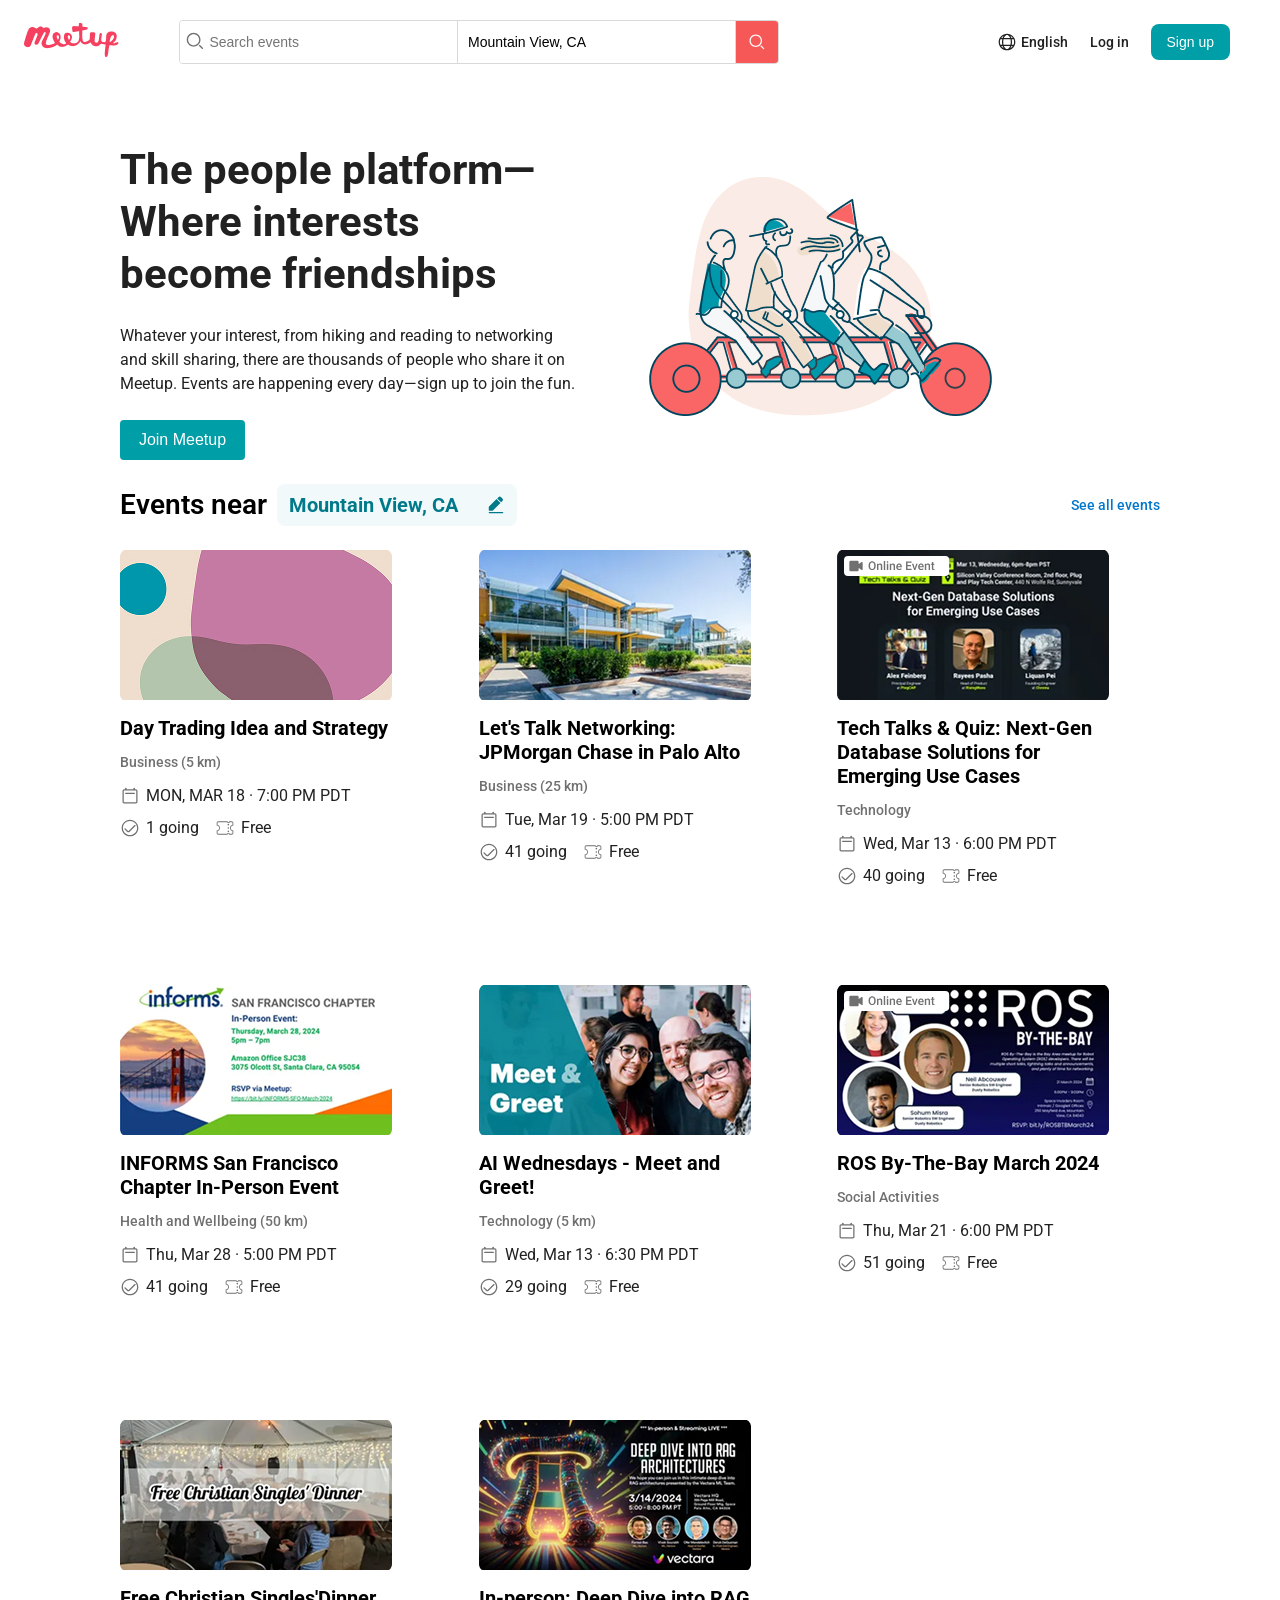
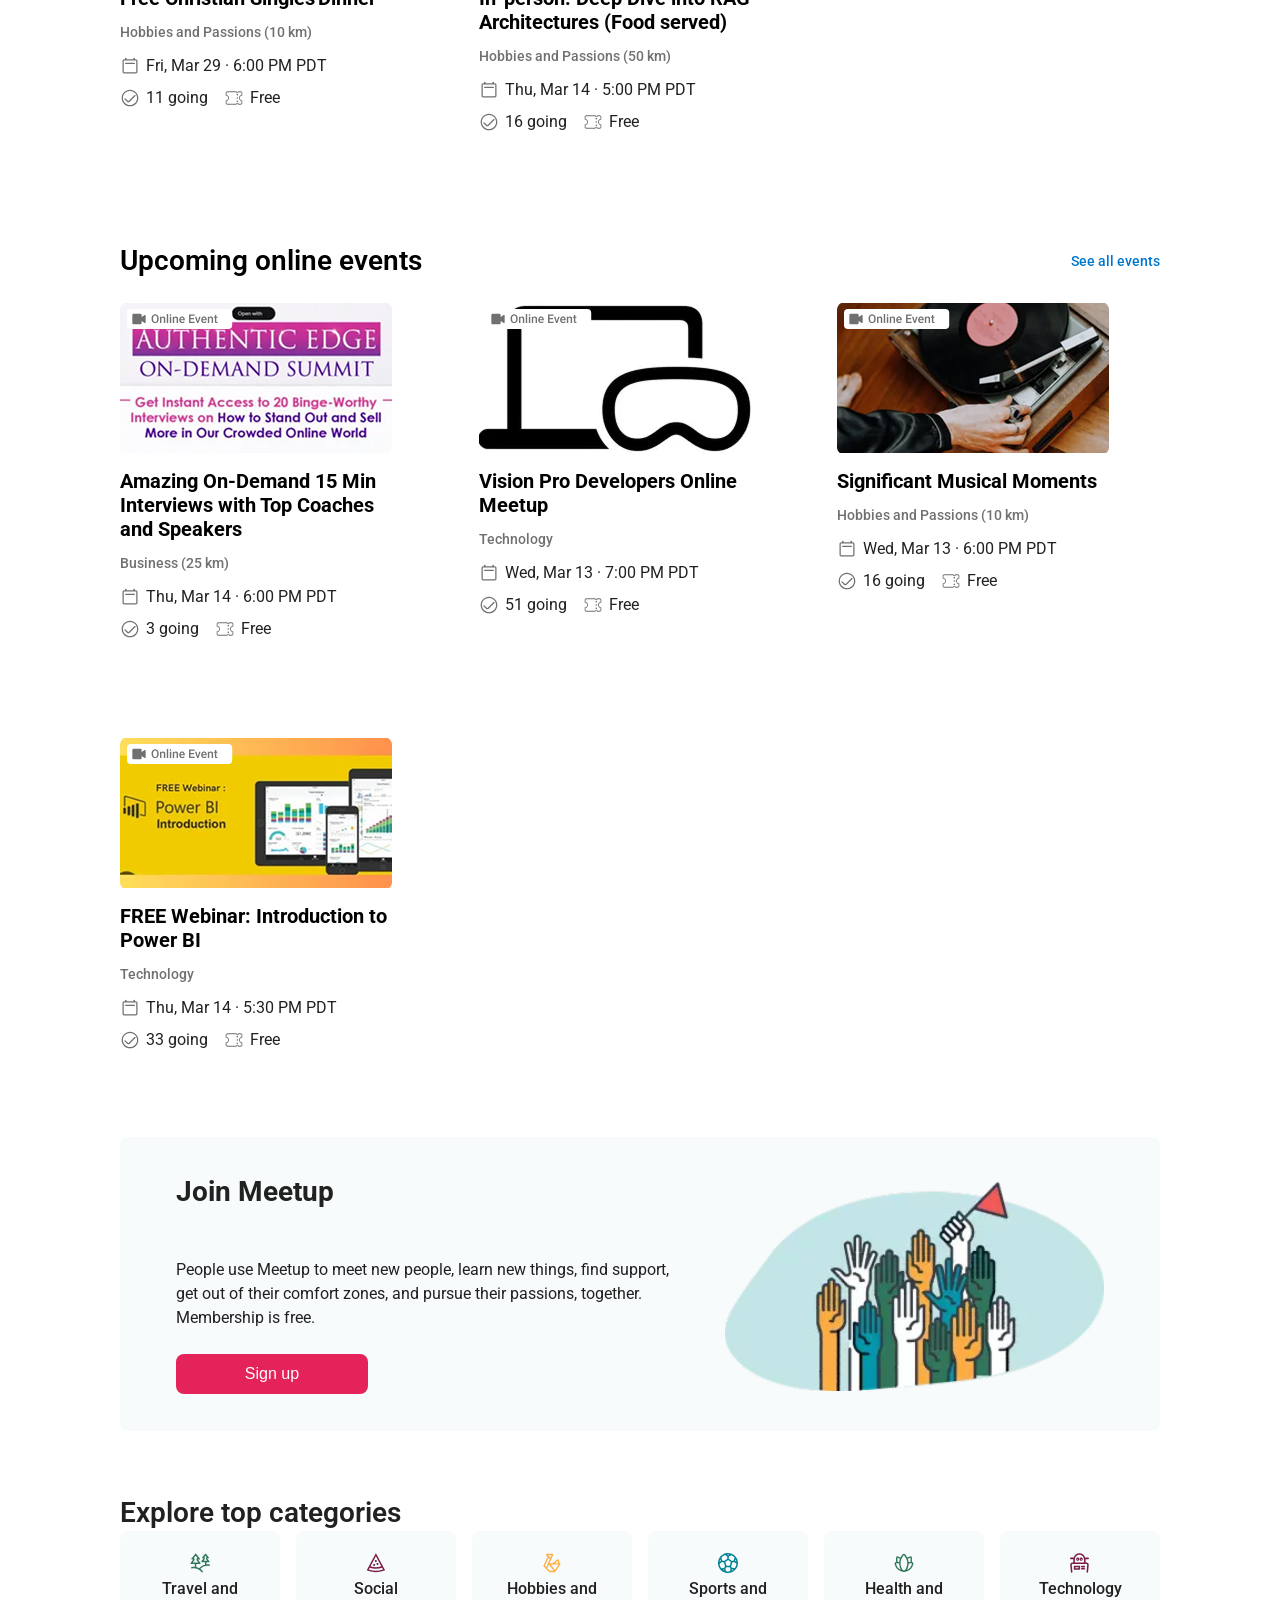
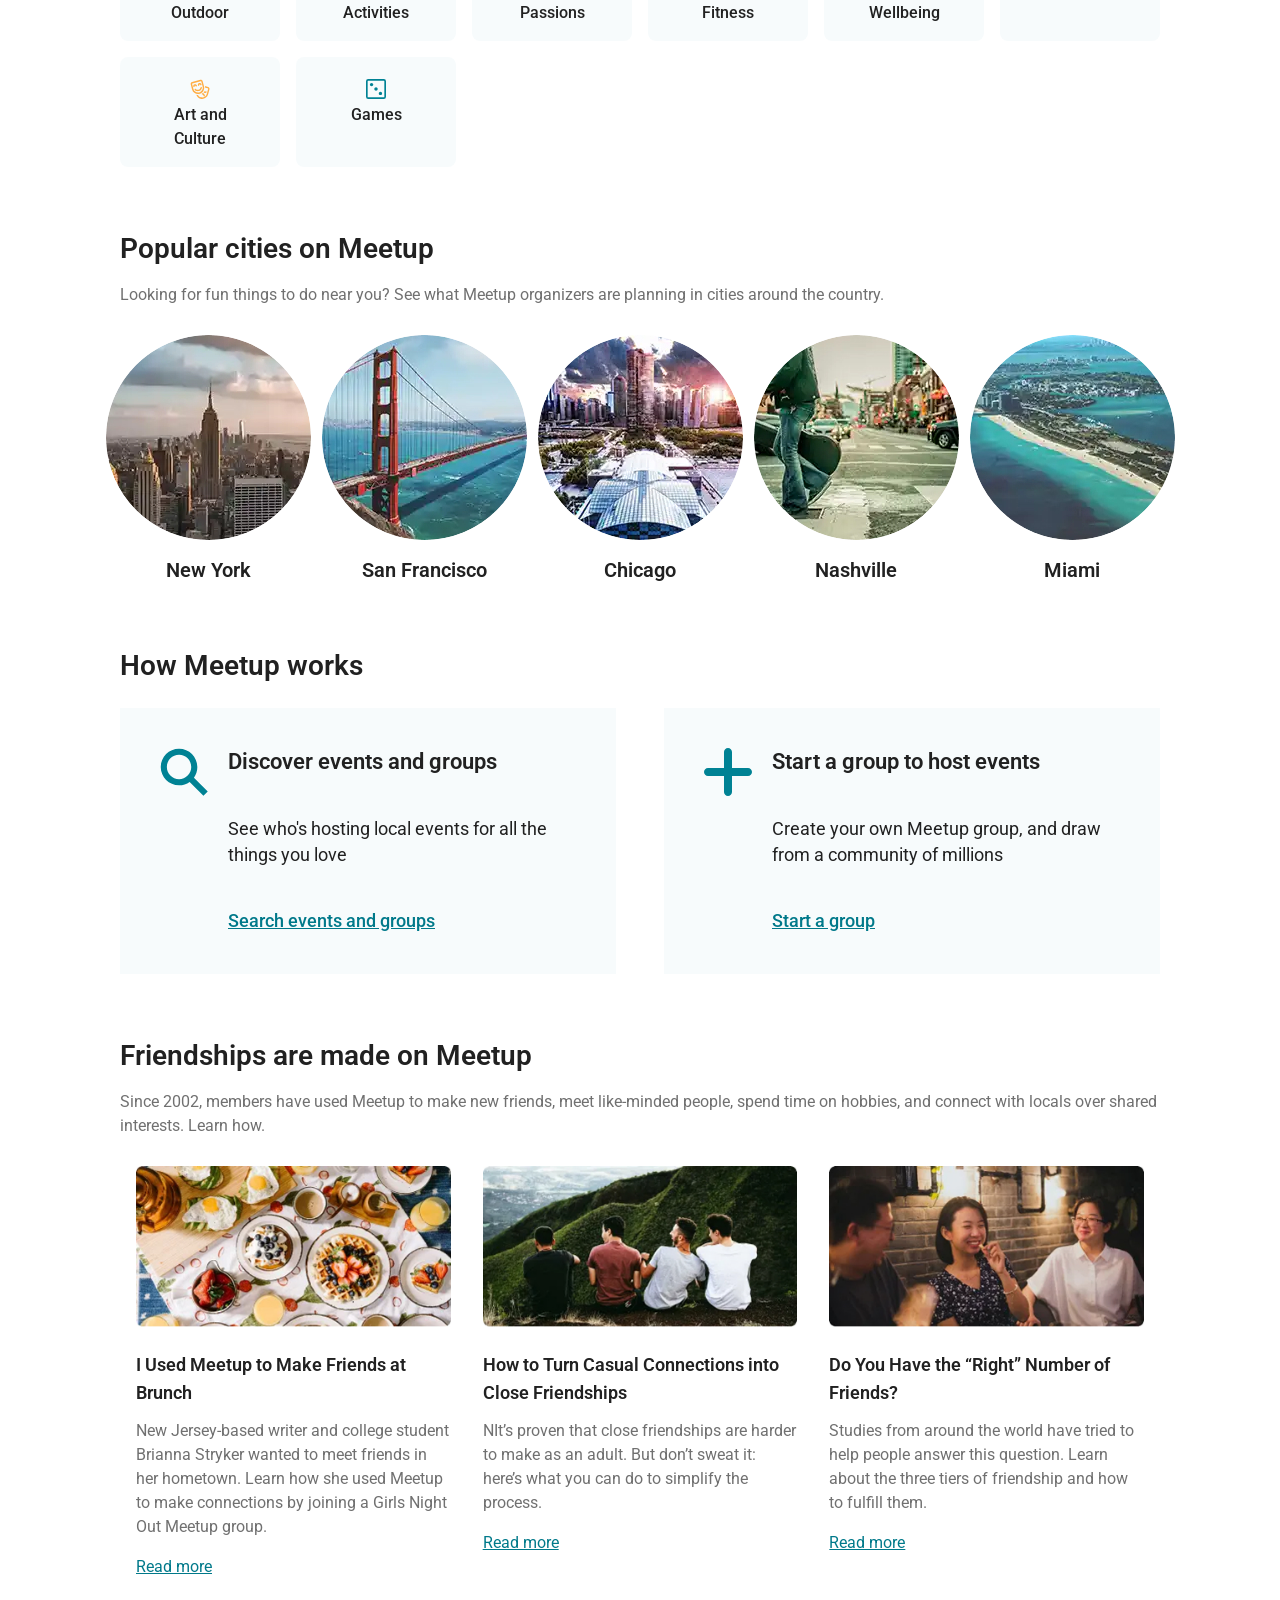
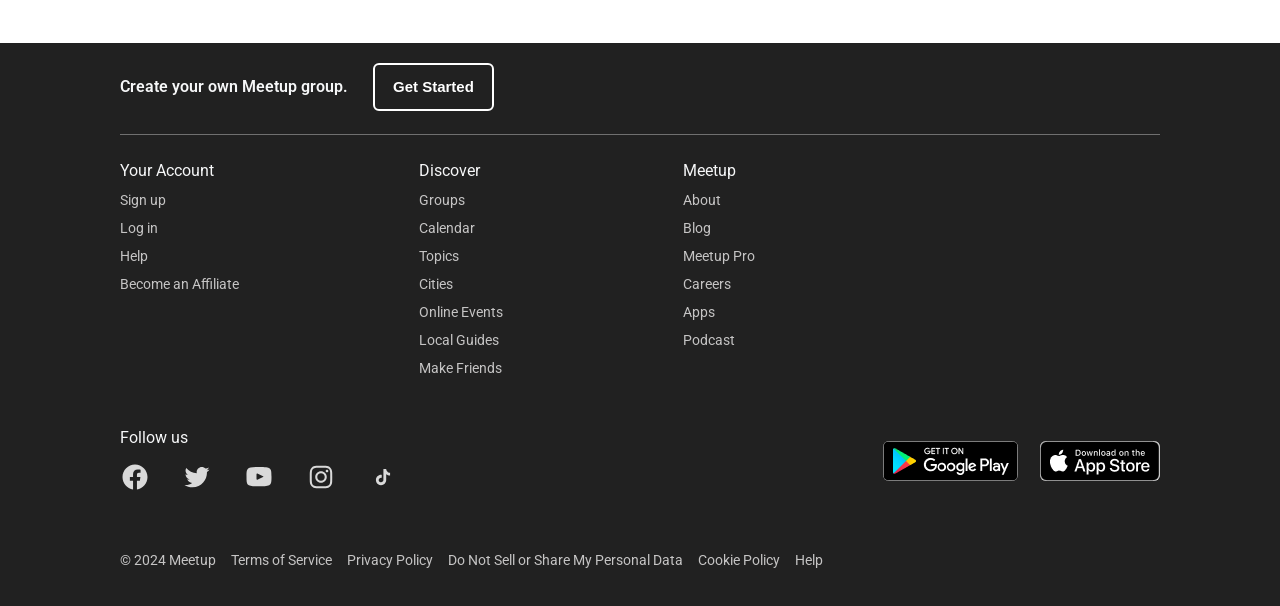
<file: index.html>
<!DOCTYPE html>
<html lang="en">

<head>
    <meta charset="UTF-8">
    <meta name="viewport" content="width=device-width, initial-scale=1.0">
    <link rel="preconnect" href="https://fonts.googleapis.com">
    <link rel="preconnect" href="https://fonts.gstatic.com" crossorigin>
    <link href="https://fonts.googleapis.com/css2?family=Roboto:ital,wght@0,100..900;1,100..900&display=swap"
        rel="stylesheet">

    <link rel="stylesheet" href="styles/style.css">
    <link rel="stylesheet" href="styles/header.css">
    <link rel="stylesheet" href="styles/footer.css">
    <title>Document</title>
</head>

<body>

    <div id="site-header"></div>


    <main class="main">

        <section class="community">
            <div class="people__platform">
                <h1 class="people__platform__title">The people platform—Where interests become friendships</h1>
                <p class="people__platform__text">
                    Whatever your interest, from hiking and reading to networking and skill sharing,
                    there are thousands of people who share it on Meetup. Events are happening
                    every day—sign up to join the fun.
                </p>
                <a href="events_near.html">
                    <button class="btn__people__platform">Join Meetup</button>
                </a>

            </div>
            <div class="bike-container">
                <img src="images/irl_event.jpg" alt="irl_event" class="bike-img">
            </div>
        </section>

        <!-- Events near -->
        <section class="events">
            <div class="nav__events">
                <div class="nav__events__left">
                    <h2>Events near </h2>
                    <div class="nav__events__left__titele">
                        <p>Mountain View, CA</p>
                        <img src="images/icons/pencil.svg" alt="pencil">
                    </div>
                </div>
                <a href="events_near.html">See all events</a>
            </div>

            <div class="event__cards">

                <div class="event__card">
                    <!-- Картинка сверху1 -->
                    <div class="event__image">
                        <img src="images/events-near/EN_01.jpg" alt="Event01" class="image-hover">
                    </div>

                    <!-- Контент -->
                    <div class="event__content">
                        <h3 class="event__title">Day Trading Idea and Strategy</h3>
                        <p class="event__category">Business (5 km)</p>

                        <div class="event__details">

                            <div class="event__info">

                                <div class="event__info__1">
                                    <img src="images/icons/calendar.svg" alt="Calendar" class="icon">
                                    <p>MON, MAR 18 · 7:00 PM PDT</p>
                                </div>

                            </div>

                            <div class="event__info">
                                <div class="event__info__1">
                                    <img src="images/icons/going.svg" alt="Going" class="icon">
                                    <p>1 going</p>
                                </div>
                                <div class="event__info__1">
                                    <img src="images/icons/ticket.svg" alt="Ticket" class="icon">
                                    <p>Free</p>
                                </div>
                            </div>
                        </div>
                    </div>
                </div>

                <div class="event__card">
                    <!-- Картинка сверху2 -->
                    <div class="event__image">
                        <img src="images/events-near/EN_02.jpg" alt="Event02" class="image-hover">
                    </div>

                    <!-- Контент -->
                    <div class="event__content">
                        <h3 class="event__title">Let's Talk Networking: JPMorgan Chase in Palo Alto</h3>
                        <p class="event__category">Business (25 km)</p>

                        <div class="event__details">

                            <div class="event__info">

                                <div class="event__info__1">
                                    <img src="images/icons/calendar.svg" alt="Calendar" class="icon">
                                    <p>Tue, Mar 19 · 5:00 PM PDT</p>
                                </div>

                            </div>

                            <div class="event__info">
                                <div class="event__info__1">
                                    <img src="images/icons/going.svg" alt="Going" class="icon">
                                    <p>41 going</p>
                                </div>
                                <div class="event__info__1">
                                    <img src="images/icons/ticket.svg" alt="Ticket" class="icon">
                                    <p>Free</p>
                                </div>
                            </div>
                        </div>
                    </div>
                </div>

                <div class="event__card">
                    <!-- Картинка сверху3 -->
                    <div class="event__image">
                        <img src="images/events-near/EN_03.jpg" alt="Event03" class="image-hover">
                    </div>

                    <!-- Контент -->
                    <div class="event__content">
                        <h3 class="event__title">Tech Talks & Quiz: Next-Gen Database Solutions for Emerging Use Cases
                        </h3>
                        <p class="event__category">Technology</p>

                        <div class="event__details">

                            <div class="event__info">

                                <div class="event__info__1">
                                    <img src="images/icons/calendar.svg" alt="Calendar" class="icon">
                                    <p>Wed, Mar 13 · 6:00 PM PDT</p>
                                </div>

                            </div>

                            <div class="event__info">
                                <div class="event__info__1">
                                    <img src="images/icons/going.svg" alt="Going" class="icon">
                                    <p>40 going</p>
                                </div>
                                <div class="event__info__1">
                                    <img src="images/icons/ticket.svg" alt="Ticket" class="icon">
                                    <p>Free</p>
                                </div>
                            </div>
                        </div>
                    </div>
                </div>

                <div class="event__card">
                    <!-- Картинка сверху4 -->
                    <div class="event__image">
                        <img src="images/events-near/EN_04.jpg" alt="Event04" class="image-hover">
                    </div>

                    <!-- Контент -->
                    <div class="event__content">
                        <h3 class="event__title">INFORMS San Francisco Chapter In-Person Event</h3>
                        <p class="event__category">Health and Wellbeing (50 km)</p>

                        <div class="event__details">

                            <div class="event__info">

                                <div class="event__info__1">
                                    <img src="images/icons/calendar.svg" alt="Calendar" class="icon">
                                    <p>Thu, Mar 28 · 5:00 PM PDT</p>
                                </div>

                            </div>

                            <div class="event__info">
                                <div class="event__info__1">
                                    <img src="images/icons/going.svg" alt="Going" class="icon">
                                    <p>41 going</p>
                                </div>
                                <div class="event__info__1">
                                    <img src="images/icons/ticket.svg" alt="Ticket" class="icon">
                                    <p>Free</p>
                                </div>
                            </div>
                        </div>
                    </div>
                </div>

                <div class="event__card">
                    <!-- Картинка сверху5 -->
                    <div class="event__image">
                        <img src="images/events-near/EN_05.jpg" alt="Event05" class="image-hover">
                    </div>

                    <!-- Контент -->
                    <div class="event__content">
                        <h3 class="event__title">AI Wednesdays - Meet and Greet!</h3>
                        <p class="event__category">Technology (5 km)</p>

                        <div class="event__details">

                            <div class="event__info">

                                <div class="event__info__1">
                                    <img src="images/icons/calendar.svg" alt="Calendar" class="icon">
                                    <p>Wed, Mar 13 · 6:30 PM PDT</p>
                                </div>

                            </div>

                            <div class="event__info">
                                <div class="event__info__1">
                                    <img src="images/icons/going.svg" alt="Going" class="icon">
                                    <p>29 going</p>
                                </div>
                                <div class="event__info__1">
                                    <img src="images/icons/ticket.svg" alt="Ticket" class="icon">
                                    <p>Free</p>
                                </div>
                            </div>
                        </div>
                    </div>
                </div>

                <div class="event__card">
                    <!-- Картинка сверху6 -->
                    <div class="event__image">
                        <img src="images/events-near/EN_06.jpg" alt="Event06" class="image-hover">
                    </div>

                    <!-- Контент -->
                    <div class="event__content">
                        <h3 class="event__title">ROS By-The-Bay March 2024</h3>
                        <p class="event__category">Social Activities</p>

                        <div class="event__details">

                            <div class="event__info">

                                <div class="event__info__1">
                                    <img src="images/icons/calendar.svg" alt="Calendar" class="icon">
                                    <p>Thu, Mar 21 · 6:00 PM PDT</p>
                                </div>

                            </div>

                            <div class="event__info">
                                <div class="event__info__1">
                                    <img src="images/icons/going.svg" alt="Going" class="icon">
                                    <p>51 going</p>
                                </div>
                                <div class="event__info__1">
                                    <img src="images/icons/ticket.svg" alt="Ticket" class="icon">
                                    <p>Free</p>
                                </div>
                            </div>
                        </div>
                    </div>
                </div>

                <div class="event__card">
                    <!-- Картинка сверху7 -->
                    <div class="event__image">
                        <img src="images/events-near/EN_07.jpg" alt="Event07" class="image-hover">
                    </div>

                    <!-- Контент -->
                    <div class="event__content">
                        <h3 class="event__title">Free Christian Singles'Dinner</h3>
                        <p class="event__category">Hobbies and Passions (10 km)</p>

                        <div class="event__details">

                            <div class="event__info">

                                <div class="event__info__1">
                                    <img src="images/icons/calendar.svg" alt="Calendar" class="icon">
                                    <p>Fri, Mar 29 · 6:00 PM PDT</p>
                                </div>

                            </div>

                            <div class="event__info">
                                <div class="event__info__1">
                                    <img src="images/icons/going.svg" alt="Going" class="icon">
                                    <p>11 going</p>
                                </div>
                                <div class="event__info__1">
                                    <img src="images/icons/ticket.svg" alt="Ticket" class="icon">
                                    <p>Free</p>
                                </div>
                            </div>
                        </div>
                    </div>
                </div>

                <div class="event__card">
                    <!-- Картинка сверху8 -->
                    <div class="event__image">
                        <img src="images/events-near/EN_08.jpg" alt="Event08" class="image-hover">
                    </div>

                    <!-- Контент -->
                    <div class="event__content">
                        <h3 class="event__title">In-person: Deep Dive into RAG Architectures (Food served)</h3>
                        <p class="event__category">Hobbies and Passions (50 km)</p>

                        <div class="event__details">

                            <div class="event__info">

                                <div class="event__info__1">
                                    <img src="images/icons/calendar.svg" alt="Calendar" class="icon">
                                    <p>Thu, Mar 14 · 5:00 PM PDT</p>
                                </div>

                            </div>

                            <div class="event__info">
                                <div class="event__info__1">
                                    <img src="images/icons/going.svg" alt="Going" class="icon">
                                    <p>16 going</p>
                                </div>
                                <div class="event__info__1">
                                    <img src="images/icons/ticket.svg" alt="Ticket" class="icon">
                                    <p>Free</p>
                                </div>
                            </div>
                        </div>
                    </div>
                </div>
                <!-- конец грида -->
            </div>

            <!-- АДАПТИВ -->

            <div class="cards__evets__adaptiv">

                <div class="card__event__adaptiv">

                    <div class="card__event__img__adaptiv">
                        <img src="images/events-near-ny/event_01.jpg" alt="event_01" class="image-hover">
                    </div>

                    <div class="card__event__info__adaptiv">
                        <p class="card__event__timing__adaptiv">Wed, Mar 13 · 11:30 PM UTC</p>
                        <h3 class="card__event__title__adaptiv">All Nations - Manhattan Missions Church Bible Study</h3>
                        <p class="card__event__category__adaptiv">Hobbies and Passions (5 km)</p>
                    </div>
                </div>

                <div class="card__event__adaptiv">
                    <div class="card__event__img__adaptiv">
                        <img src="images/events-near-ny/event_02.jpg" alt="event_02" class="image-hover">
                    </div>

                    <div class="card__event__info__adaptiv">
                        <p class="card__event__timing__adaptiv">Sat, Mar 23 · 3:00 PM UTC</p>
                        <h3 class="card__event__title__adaptiv">INFJ Personality Type - Coffee Shop Meet & Greet</h3>
                        <p class="card__event__category__adaptiv">Hobbies and Passions (25 km)</p>
                        <p class="card__event__attendees__adaptiv">99 attendees</p>

                    </div>

                </div>


                <div class="card__event__adaptiv">
                    <div class="card__event__img__adaptiv">
                        <img src="images/events-near-ny/event_02.jpg" alt="event_03" class="image-hover">
                    </div>

                    <div class="card__event__info__adaptiv">
                        <p class="card__event__timing__adaptiv">Wed, Mar 13 · 11:30 PM UTC</p>
                        <h3 class="card__event__title__adaptiv">NYC AI Users - AI Tech Talks, Demo & Social: RAG Search
                            and
                            Customer
                            Experience</h3>
                        <p class="card__event__category__adaptiv ">Technology (50 km)</p>
                        <p class="card__event__attendees__adaptiv">43 attendees</p>

                    </div>
                </div>
            </div>



        </section>

        <!-- Upcoming online events -->
        <section class="events__online">
            <div class="nav__events__online">
                <div class="nav__events__left__online">
                    <h2>Upcoming online events </h2>
                </div>
                <a href="#">See all events</a>
            </div>

            <div class="event__cards__online">

                <div class="event__card__online">
                    <!-- Картинка сверху1 -->
                    <div class="event__image__online">
                        <img src="images/upcomingonlineevents/OE_01.jpg" alt="Event01" class="image-hover">
                    </div>

                    <!-- Контент -->
                    <div class="event__content__online">
                        <h3 class="event__title__online">Amazing On-Demand 15 Min Interviews with Top Coaches and
                            Speakers</h3>
                        <p class="event__category__online">Business (25 km)</p>

                        <div class="event__details__online">

                            <div class="event__info__online">

                                <div class="event__info__1__online">
                                    <img src="images/icons/calendar.svg" alt="Calendar" class="icon__online">
                                    <p>Thu, Mar 14 · 6:00 PM PDT</p>
                                </div>

                            </div>

                            <div class="event__info__online">
                                <div class="event__info__1__online">
                                    <img src="images/icons/going.svg" alt="Going" class="icon__online">
                                    <p>3 going</p>
                                </div>
                                <div class="event__info__1__online">
                                    <img src="images/icons/ticket.svg" alt="Ticket" class="icon__online">
                                    <p>Free</p>
                                </div>
                            </div>
                        </div>
                    </div>
                </div>

                <div class="event__card__online">
                    <!-- Картинка сверху2 -->
                    <div class="event__image__online">
                        <img src="images/upcomingonlineevents/OE_02.jpg" alt="Event02" class="image-hover">
                    </div>

                    <!-- Контент -->
                    <div class="event__content__online">
                        <h3 class="event__title__online">Vision Pro Developers Online Meetup</h3>
                        <p class="event__category__online">Technology</p>

                        <div class="event__details__online">

                            <div class="event__info__online">
                                <div class="event__info__1__online">
                                    <img src="images/icons/calendar.svg" alt="Calendar" class="icon__online">
                                    <p>Wed, Mar 13 · 7:00 PM PDT</p>
                                </div>
                            </div>

                            <div class="event__info__online">
                                <div class="event__info__1__online">
                                    <img src="images/icons/going.svg" alt="Going" class="icon__online">
                                    <p>51 going</p>
                                </div>
                                <div class="event__info__1__online">
                                    <img src="images/icons/ticket.svg" alt="Ticket" class="icon__online">
                                    <p>Free</p>
                                </div>
                            </div>
                        </div>
                    </div>
                </div>

                <div class="event__card__online">
                    <!-- Картинка сверху3 -->
                    <div class="event__image__online">
                        <img src="images/upcomingonlineevents/OE_03.jpg" alt="Event03" class="image-hover">
                    </div>

                    <!-- Контент -->
                    <div class="event__content__online">
                        <h3 class="event__title__online">Significant Musical Moments </h3>
                        <p class="event__category__online">Hobbies and Passions (10 km)</p>

                        <div class="event__details__online">

                            <div class="event__info__online">
                                <div class="event__info__1__online">
                                    <img src="images/icons/calendar.svg" alt="Calendar" class="icon__online">
                                    <p>Wed, Mar 13 · 6:00 PM PDT</p>
                                </div>
                            </div>

                            <div class="event__info__online">
                                <div class="event__info__1__online">
                                    <img src="images/icons/going.svg" alt="Going" class="icon__online">
                                    <p>16 going</p>
                                </div>
                                <div class="event__info__1__online">
                                    <img src="images/icons/ticket.svg" alt="Ticket" class="icon__online">
                                    <p>Free</p>
                                </div>
                            </div>
                        </div>
                    </div>
                </div>

                <div class="event__card__online">
                    <!-- Картинка сверху4 -->
                    <div class="event__image__online">
                        <img src="images/upcomingonlineevents/OE_04.jpg" alt="Event04" class="image-hover">
                    </div>

                    <!-- Контент -->
                    <div class="event__content__online">
                        <h3 class="event__title__online">FREE Webinar: Introduction to Power BI</h3>
                        <p class="event__category__online">Technology</p>

                        <div class="event__details__online">
                            <div class="event__info__online">
                                <div class="event__info__1__online">
                                    <img src="images/icons/calendar.svg" alt="Calendar" class="icon__online">
                                    <p>Thu, Mar 14 · 5:30 PM PDT</p>
                                </div>
                            </div>

                            <div class="event__info__online">
                                <div class="event__info__1__online">
                                    <img src="images/icons/going.svg" alt="Going" class="icon__online">
                                    <p>33 going</p>
                                </div>
                                <div class="event__info__1__online">
                                    <img src="images/icons/ticket.svg" alt="Ticket" class="icon__online">
                                    <p>Free</p>
                                </div>
                            </div>
                        </div>
                    </div>
                </div>
                <!-- конец грида -->
            </div>

            <!-- АДАПТИВ -->

            <div class="cards__evets__adaptiv">

                <div class="card__event__adaptiv">

                    <div class="card__event__img__adaptiv">
                        <img src="images/events-near-ny/event_01.jpg" alt="event_01" class="image-hover">
                    </div>

                    <div class="card__event__info__adaptiv">
                        <p class="card__event__timing__adaptiv">Wed, Mar 13 · 11:30 PM UTC</p>
                        <h3 class="card__event__title__adaptiv">All Nations - Manhattan Missions Church Bible Study</h3>
                        <p class="card__event__category__adaptiv">Hobbies and Passions (5 km)</p>
                    </div>
                </div>

                <div class="card__event__adaptiv">
                    <div class="card__event__img__adaptiv">
                        <img src="images/events-near-ny/event_02.jpg" alt="event_02" class="image-hover">
                    </div>

                    <div class="card__event__info__adaptiv">
                        <p class="card__event__timing__adaptiv">Sat, Mar 23 · 3:00 PM UTC</p>
                        <h3 class="card__event__title__adaptiv">INFJ Personality Type - Coffee Shop Meet & Greet</h3>
                        <p class="card__event__category__adaptiv">Hobbies and Passions (25 km)</p>
                        <p class="card__event__attendees__adaptiv">99 attendees</p>

                    </div>

                </div>


                <div class="card__event__adaptiv">
                    <div class="card__event__img__adaptiv">
                        <img src="images/events-near-ny/event_02.jpg" alt="event_03" class="image-hover">
                    </div>

                    <div class="card__event__info__adaptiv">
                        <p class="card__event__timing__adaptiv">Wed, Mar 13 · 11:30 PM UTC</p>
                        <h3 class="card__event__title__adaptiv">NYC AI Users - AI Tech Talks, Demo & Social: RAG Search
                            and
                            Customer
                            Experience</h3>
                        <p class="card__event__category__adaptiv ">Technology (50 km)</p>
                        <p class="card__event__attendees__adaptiv">43 attendees</p>

                    </div>
                </div>
            </div>

        </section>


        <!--  Join Meetup-->
   <section class="join__Meetup">
    <div class="join__platform">
        <h2 class="join__platform__title">Join Meetup</h2>
        
        <div class="hands-container-media">
            <img class="join__platform__img__media" src="images/joinmeetup.png" alt="Join Meetup">
        </div>

        <p class="join__platform__text">
            People use Meetup to meet new people, learn new things, find support, get out of their comfort
            zones, and pursue their passions, together. Membership is free.
        </p>
        <button class="btn__join__platform">Sign up</button>
    </div>
    
    <div class="hands-container-desktop">
        <img class="join__platform__img" src="images/joinmeetup.png" alt="Join Meetup">
    </div>
</section>

        <!-- Explore top categories -->
        <section class="top__categories">
            <h2 class="top__categories__title">Explore top categories</h2>
            <div class="category__list">
                <div class="category">
                    <img src="images/exploretopcategories/travel_and_outdoor.svg" alt="travel_and_outdoor"
                        class="image-hover">
                    <p>Travel and Outdoor</p>
                </div>
                <div class="category">
                    <img src="images/exploretopcategories/social_activities.svg" alt="social_activities"
                        class="image-hover">
                    <p>Social Activities</p>
                </div>
                <div class="category">
                    <img src="images/exploretopcategories/hobbies_and_passions.svg" alt="hobbies_and_passions"
                        class="image-hover">
                    <p>Hobbies and Passions</p>
                </div>

                <div class="category">
                    <img src="images/exploretopcategories/sports_and_fitness.svg" alt="sports_and_fitness"
                        class="image-hover">
                    <p>Sports and Fitness</p>
                </div>


                <div class="category">
                    <img src="images/exploretopcategories/health_and_wellness.svg" alt="health_and_wellness"
                        class="image-hover">
                    <p>Health and Wellbeing</p>
                </div>


                <div class="category">
                    <img src="images/exploretopcategories/technology.svg" alt="travel_and_outdoor"
                        class="image-hover">
                    <p>Technology</p>
                </div>

                <div class="category">
                    <img src="images/exploretopcategories/art_and_culture.svg" alt="art_and_culture"
                        class="image-hover">
                    <p>Art and Culture</p>
                </div>

                <div class="category">
                    <img src="images/exploretopcategories/games.svg" alt="travel_and_outdoor" class="image-hover">
                    <p>Games</p>
                </div>
            </div>

        </section>


        <!-- Popular cities on Meetup -->
        <section class="popular__cities">
            <h2 class="popular__cities__title">Popular cities on Meetup</h2>
            <p class="popular__cities__text">Looking for fun things to do near you? See what Meetup organizers are
                planning in cities around the country.</p>
            <div class="popular__cities__list">
                <div class="cities">
                    <img src="images/popularcitiesonmeetup/new_york.jpg" alt="new_york" class="image-hover">
                    <p>New York</p>
                </div>
                <div class="cities">
                    <img src="images/popularcitiesonmeetup/san_francisco.jpg" alt="san_francisco"
                        class="image-hover">
                    <p>San Francisco</p>
                </div>
                <div class="cities">
                    <img src="images/popularcitiesonmeetup/chicago.jpg" alt="chicago" class="image-hover">
                    <p>Chicago</p>
                </div>

                <div class="cities">
                    <img src="images/popularcitiesonmeetup/nashville.jpg" alt="nashville" class="image-hover">
                    <p>Nashville</p>
                </div>

                <div class="cities cities__media">
                    <img src="images/popularcitiesonmeetup/miami.jpg" alt="miami" class="image-hover">
                    <p>Miami</p>
                </div>
            </div>
        </section>

        <!--How Meetup works  -->
        <section class="getting__started">
            <h2 class="getting__started__title">How Meetup works</h2>
            <div class="getting__started__list">
                <div class="getting__started__action">
                    <div class="getting__started__left">
                        <img src="images/howmeetupworks/search.svg" alt="search" class="image-hover">
                    </div>

                    <div class="getting__started__right">
                        <h4>Discover events and groups</h4>
                        <p>See who's hosting local events for all the things you love</p>
                        <a href="">Search events and groups</a>
                    </div>
                </div>

                <div class="getting__started__action">
                    <div class="getting__started__left">
                        <img src="images/howmeetupworks/plus.svg" alt="plus" class="image-hover">
                    </div>

                    <div class="getting__started__right">
                        <h4>Start a group to host events</h4>
                        <p>Create your own Meetup group, and draw from a community of millions</p>
                        <a href="">Start a group</a>
                    </div>
                </div>
            </div>
        </section>



        <!--Friendships are made on Meetup  -->
        <section class="friendships">
            <div class="friendships__oben">
                <h2 class="friendships__title">Friendships are made on Meetup</h2>
                <p class="friendships__text">Since 2002, members have used Meetup to make new friends, meet like-minded
                    people, spend time on hobbies, and
                    connect with locals over shared interests. Learn how.</p>
            </div>


            <div class="friendships__list">
                <div class="friendships__item">
                    <div class="friendships__item__img">
                        <img src="images/friendships/first_article.jpg" alt="first_article" class="image-hover">
                    </div>

                    <div class="friendships__item__content">
                        <h4>I Used Meetup to Make Friends at Brunch</h4>
                        <p>New Jersey-based writer and college student Brianna Stryker wanted to meet friends in her
                            hometown. Learn how she used Meetup to make connections by joining a Girls Night Out Meetup
                            group.</p>
                        <a href="">Read more</a>
                    </div>


                </div>

                <div class="friendships__item">

                    <div class="friendships__item__img">
                        <img src="images/friendships/second_article.jpg" alt="second_article.jpg" class="image-hover">
                    </div>

                    <div class="friendships__item__content">
                        <h4>How to Turn Casual Connections into Close Friendships</h4>
                        <p>NIt’s proven that close friendships are harder to make as an adult. But don’t sweat it:
                            here’s
                            what you can do to simplify the process.</p>
                        <a href="">Read more</a>
                    </div>
                </div>

                <div class="friendships__item">

                    <div class="friendships__item__img">
                        <img src="images/friendships/third_article.jpg" alt="third_article" class="image-hover">
                    </div>

                    <div class="friendships__item__content">
                        <h4>Do You Have the “Right” Number of Friends?</h4>
                        <p>Studies from around the world have tried to help people answer this question. Learn about the
                            three tiers of friendship and how to fulfill them.</p>
                        <a href="">Read more</a>
                    </div>
                </div>
            </div>

        </section>

        <!-- конец контейнера MAIN -->
    </main>


    <div id="site-footer"></div>



    <script src="./script.js"></script>
</body>

</html>
</file>
<file: styles/style.css>
* {
    padding: 0;
    margin: 0;
    box-sizing: border-box;
}

body {
    font-family: 'Roboto', sans-serif;
}

.main {
    max-width: 1512px;
    margin: 0 auto;
    padding: 71px 133px 64px 158px;
}


.community {
    display: flex;
    align-items: flex-start;
    justify-content: center;
    gap: 46px;
    padding: 0px 160px 0px 0px;
}

.people__platform {
    display: flex;
    flex-direction: column;
    gap: 24px;
}

.people__platform__title {
    font-size: 42px;
    font-weight: 700;
    line-height: 52px;
    color: #212121;
}

.people__platform__text {
    font-size: 16px;
    font-weight: 400;
    line-height: 24px;
    color: #212121;
}

.btn__people__platform {
    background: #009ea6;
    width: 125px;
    height: 40px;
    border: none;
    color: white;
    padding: 8px 16px;
    border-radius: 4px;
    font-size: 16px;
}

@keyframes simpleRide {

    0%,
    100% {
        transform: translateY(0);
    }

    50% {
        transform: translateY(-15px);
    }
}


.bike-container {
    display: block;
    width: 379px;
    padding: 20px 0;
    flex-shrink: 0;
    animation: simpleRide 3s ease-in-out infinite;
}


.bike-img {
    width: 100%;
    height: 100%;
    object-fit: cover;
    border-radius: 8px;
    transition: transform 0.3s ease-in-out;
}


.bike-container:hover .bike-img {
    transform: scale(1.05);
    cursor: pointer;
}


.nav__events,
.nav__events__online {
    display: flex;
    justify-content: space-between;
    align-items: center;
    margin: 24px 0;
}

.nav__events__left,
.nav__events__left__online {
    display: flex;
    align-items: center;
    gap: 10px;
}

.nav__events h2,
.nav__events__left__online h2 {
    font-size: 28px;
    font-weight: 600;
    line-height: 36px;
}

.nav__events a,
.nav__events__online a {
    font-size: 14px;
    font-weight: 500;
    line-height: 24px;
    color: #0077cc;
    text-decoration: none;
}

.nav__events__left__titele {
    position: relative;
    display: inline-block;
}

.nav__events__left__titele p {
    width: 240px;
    background-color: rgba(151, 202, 209, 0.12);
    color: #00798A;
    padding: 9px 40px 9px 12px;
    border-radius: 8px;
    font-size: 20px;
    font-weight: 700;
    line-height: 24px;
}

.nav__events__left__titele img {
    position: absolute;
    right: 10px;
    top: 10px;
    width: 22px;
    height: 22px;
}

.event__cards,
.event__cards__online {
    display: grid;
    grid-template-columns: repeat(auto-fill, minmax(250px, 1fr));
    gap: 36px;
}

.event__card,
.event__card__online {
    display: flex;
    flex-direction: column;
    width: 272px;
    height: 399px;
    gap: 12px;
    position: relative;
    overflow: hidden;

}

.event__image img,
.event__image__online img {
    width: 272px;
    height: 150px;
    border-radius: 4px;
    object-fit: cover;
}

.event__card:nth-child(3)::before,
.event__card:nth-child(6)::before,
.event__card__online::before {
    content: url('../images/icons/online_event.svg');
    position: absolute;
    top: 6px;
    left: 7px;
    z-index: 10;
}

.event__content,
.event__content__online {
    display: flex;
    flex-direction: column;
    gap: 12px;
}

.event__title,
.event__title__online {
    font-size: 20px;
    font-weight: 700;
    line-height: 24px;
}

.event__category,
.event__category__online {
    font-size: 14px;
    font-weight: 500;
    line-height: 20px;
    color: #707070;
}

.event__details,
.event__details__online {
    display: flex;
    flex-direction: column;
    gap: 8px;
    font-size: 14px;
    font-weight: 400;
    line-height: 20px;
    color: #212121;
}

.event__info,
.event__info__online {
    display: flex;
    align-items: center;
    gap: 16px;
    flex-wrap: wrap;
}

.event__info__1,
.event__info__1__online {
    display: flex;
    align-items: center;
    gap: 6px;
}

.event__info__1 p,
.event__info__1__online p {
    font-size: 16px;
    font-weight: 400;
    line-height: 24px;
}

.icon,
.icon__online {
    width: 20px;
    height: 20px;
}

.cards__evets__adaptiv {
    display: none;
}

@keyframes handsBounce {

    0%,
    100% {
        transform: translateY(0);
    }

    50% {
        transform: translateY(-15px);
    }
}

/* 2. ОСНОВНОЙ БЛОК (Десктоп) */
.join__Meetup {
    display: flex;
    align-items: center;
    justify-content: center;
    gap: 46px;
    padding: 36px 56px;
    border-radius: 8px;
    background-color: rgba(151, 202, 209, 0.08);
}

.join__platform {
    display: flex;
    flex-direction: column;
    gap: 24px;
}

.join__platform__img {
    width: 379px;
    height: auto;
    object-fit: contain;
    border-radius: 8px;
    animation: handsBounce 3s ease-in-out infinite;
    will-change: transform;
}

.join__platform__img__media {
    display: none;
}

.join__platform__title {
    padding-top: 0;
    font-size: 28px;
    font-weight: 700;
    line-height: 36px;
    color: #212121;
}

.join__platform__text {
    font-size: 16px;
    font-weight: 400;
    line-height: 24px;
    color: #212121;
}

.btn__join__platform {
    background: #E32359;
    width: 192px;
    height: 40px;
    border: none;
    color: white;
    border-radius: 8px;
    font-size: 16px;
    font-weight: 500;
    line-height: 24px;
    cursor: pointer;
    transition: 0.3s;
}

.btn__join__platform:hover {
    opacity: 0.8;
}

.top__categories__title,
.getting__started__title,
.friendships__title,
.popular__cities__title {
    padding-top: 64px;
    font-size: 28px;
    font-weight: 600;
    line-height: 36px;
    color: #212121;
}

.category__list {
    display: grid;
    grid-template-columns: repeat(auto-fit, minmax(138px, 1fr));
    gap: 16px;
}

.category {
    text-align: center;
    padding: 22px 27px 16px 27px;
    border-radius: 8px;
    background: rgba(151, 202, 209, 0.08);
}

.category p {
    font-size: 16px;
    font-weight: 500;
    line-height: 24px;
    color: #212121;
}

.popular__cities__text {
    font-size: 16px;
    font-weight: 400;
    line-height: 24px;
    color: #707070;
    padding-top: 16px;
    padding-bottom: 28px;
}

.popular__cities__list {
    display: grid;
    grid-template-columns: repeat(auto-fit, minmax(170px, 1fr));
    align-items: center;
    justify-content: space-between;
    gap: 41px;
}

.cities {
    display: flex;
    flex-direction: column;
    align-items: center;
    gap: 16px;
    font-size: 20px;
    font-weight: 600;
    line-height: 28px;
    color: #212121;
}

.cities img {
    border-radius: 50%;
}

/* How Meetup works */
.getting__started__list {
    display: grid;
    grid-template-columns: repeat(2, 1fr);
    gap: 32px;
    align-items: start;
}

.getting__started__action {
    display: flex;
    align-items: flex-start;
    gap: 32px;
    padding: 32px 112px 24px 24px;
    background: rgba(151, 202, 209, 0.08);
    margin-top: 24px;
}

.getting__started__left {
    display: flex;
    align-items: center;
    justify-content: flex-start;
}

.getting__started__left img {
    width: 41px;
    height: 41px;
}

.getting__started__right {
    display: flex;
    flex-direction: column;
    gap: 40px;
}

.getting__started__right h4 {
    font-size: 20px;
    font-weight: 600;
    line-height: 24px;
    color: #212121;
}

.getting__started__right p {
    font-size: 16px;
    font-weight: 400;
    line-height: 24px;
    color: #212121;
}

.getting__started__right a {
    font-size: 16px;
    font-weight: 500;
    line-height: 24px;
    color: #00798A;
}

/* friendships */
.friendships__text {
    font-size: 16px;
    font-weight: 400;
    line-height: 24px;
    color: #707070;
    padding-top: 16px;
    padding-bottom: 28px;
}

.friendships__list {
    display: grid;
    grid-template-columns: repeat(auto-fit, minmax(250px, 1fr));
    gap: 32px;
    justify-content: center;
    padding: 0 16px;
    margin: 0 auto;
}

.friendships__item {
    display: flex;
    flex-direction: column;
    align-items: center;
}

.friendships__item__img img {
    display: block;
    width: 100%;
    height: 100%;
    object-fit: cover;
}

.friendships__item h4 {
    font-size: 18px;
    font-weight: 600;
    line-height: 28px;
    color: #212121;
    padding-top: 24px;
}

.friendships__item p {
    font-size: 16px;
    font-weight: 400;
    line-height: 24px;
    color: #707070;
    padding-top: 12px;
    padding-bottom: 16px;
}

.friendships__item a {
    font-size: 16px;
    font-weight: 400;
    line-height: 24px;
    color: #00798A;
}

/* image hover */
.image-hover {
    transition: transform 0.3s ease, box-shadow 0.3s ease;
    cursor: pointer;
}

.image-hover:hover {
    transform: translateY(-10px) scale(1.05);
    box-shadow: 0 10px 20px rgba(0, 0, 0, 0.2);
}




@media (max-width: 1440px) {
    .main {
        max-width: 1440px;
        padding: 64px 120px 64px;
        margin: 0 auto;
    }

    .popular__cities__list {
        gap: 40px;
    }

    .getting__started__list {
        gap: 48px;
    }

    .getting__started__action {
        padding: 40px;
        gap: 20px;
    }

    .getting__started__right h4 {
        font-size: 22px;
        line-height: 28px;
    }

    .getting__started__right p,
    .getting__started__right a {
        font-size: 18px;
        line-height: 26px;
    }

    .getting__started__left img {
        width: 48px;
        height: 48px;
    }
}


@media (max-width: 1224px) {
    .main {
        padding: 30px 80px 50px;
    }

    .community,
    .people__platform {
        gap: 20px;
        padding: 10px;
    }

    .community {
        align-items: center;
    }

    .people__platform {
        align-items: flex-start;
    }

    .event__cards,
    .event__cards__online {
        grid-template-columns: repeat(auto-fill, minmax(220px, 1fr));
        gap: 24px;
    }

    .event__card,
    .event__card__online {
        width: 240px;
        height: 370px;
    }

    .event__image img,
    .event__image__online img {
        width: 240px;
        height: 140px;
    }

    .join__Meetup {
        align-items: center;
        gap: 30px;
        padding: 30px 40px;
    }

    .join__platform__title {
        font-size: 24px;
        line-height: 32px;
        padding-top: 24px;
        text-align: center;
    }

    .join__platform__text {
        font-size: 15px;
        line-height: 22px;
        text-align: center;
    }

    .btn__join__platform {
        width: 160px;
        padding: 8px 40px;
    }

    .popular__cities__list {
        gap: 70px;
    }

    .cities {
        gap: 24px;
    }

    .getting__started__list {
        grid-template-columns: 1fr 1fr;
        gap: 24px;
    }

    .getting__started__right {
        gap: 20px;
    }
}


@media (max-width: 991px) {
    .main {
        padding: 17px 40px 40px;
    }

    .community,
    .people__platform {
        flex-direction: column;
        align-items: center;
        gap: 15px;
        padding: 10px 0;
        text-align: center;
    }


    .people__platform__text {
        font-size: 20px;
    }

    .community img {
        width: 100%;
        max-width: 300px;
        height: auto;
    }

    .event__cards,
    .event__cards__online {
        grid-template-columns: repeat(auto-fill, minmax(200px, 1fr));
        gap: 20px;
        justify-items: center;
    }

    .event__card,
    .event__card__online {
        width: 100%;
        max-width: 220px;
        height: auto;
    }

    .event__image img,
    .event__image__online img {
        width: 100%;
        max-width: 220px;
        height: auto;
    }

    .join__Meetup {
        flex-direction: column;
        gap: 20px;
        padding: 20px;
    }

    .join__platform {
        align-items: center;
    }

    .join__platform__title {
        font-size: 28px;
        padding: 0 90px;
    }

    .join__platform__text {
        font-size: 20px;
        padding: 0 90px;
    }

    .btn__join__platform {
        width: 140px;
        padding: 6px 30px;
        font-size: 14px;
    }

    .join__platform__img__media img {
        width: 100%;
        max-width: 300px;
        height: auto;
    }

    .popular__cities__list {
        padding: 6px;
        gap: 25px;
    }

    .cities {
        gap: 24px;
    }

    .getting__started__list {
        grid-template-columns: 1fr;
        gap: 24px;
    }

    .getting__started__action {
        gap: 40px;
    }

    .getting__started__right {
        gap: 24px;
        padding-right: 10px;
    }

    .getting__started__right h4 {
        font-size: 27px;
    }

    .getting__started__right p,
    .getting__started__right a {
        font-size: 16px;
        line-height: 18px;
    }

    .friendships__oben {
        display: flex;
        flex-direction: column;
    }

    .friendships__text {
        padding-right: 0;
    }
}

@media (max-width: 394px) {

    .main {
        max-width: 100%;
        display: flex;
        flex-direction: column;
        padding: 0px 16px;

    }

    .community {
        flex-direction: column;
        align-items: center;
        padding: 30px 11px 20px 11px;
        gap: 10px;
    }

    .people__platform {
        width: 100%;
        align-items: center;
        gap: 20px;
        padding: 0px;

    }

    .people__platform__title {
        font-size: 25px;
        line-height: 30px;
        padding: 0px;
    }

    .people__platform__text {
        font-size: 12px;
        padding: 0px;
    }

    .nav__events__left,
    .nav__events__left__online {
        display: flex;
        align-items: center;
        gap: 10px;
    }

    .nav__events h2,
    .nav__events__left__online h2 {
        font-size: 20px;
        line-height: 24px;
    }

    .nav__events a,
    .nav__events__online a {
        display: none;
    }

    .nav__events__left__titele p {
        width: 100%;
        font-size: 13px;
        line-height: 16px;
    }

    .nav__events__left__titele img {
        right: -16px;
        top: 8px;
        width: 50%;
        height: 50%;
    }

    .event__cards,
    .event__cards__online {
        display: none;
    }


    .cards__evets__adaptiv {
        display: grid;
        grid-template-columns: 1fr;
        justify-items: center;
        gap: 20px;
        padding-bottom: 50px;
    }

    .card__event__adaptiv {
        display: flex;
        align-items: flex-start;
        gap: 12px;
        position: relative;
    }

    .card__event__adaptiv::before {
        content: "";
        position: absolute;
        top: -12px;
        left: 0%;
        right: -0%;
        height: 1px;
        background-color: #D9D9D9;
        margin: 0;
    }

    .card__event__adaptiv {
        display: flex;
        align-items: flex-start;
        width: 100%;
        gap: 7px;
    }

    .card__event__img__adaptiv img {
        width: 97px;
    }

    .card__event__info__adaptiv {
        display: flex;
        flex-direction: column;
        gap: 3px;
        position: relative;
    }


    .cards__evets__adaptiv .card__event__adaptiv:nth-child(1) .card__event__info__adaptiv::before,
    .cards__evets__adaptiv .card__event__adaptiv:nth-child(2) .card__event__info__adaptiv::before {
        content: '';
        position: absolute;
        top: 43px;
        left: -3px;
        z-index: 10;
        width: 64px;
        height: 12px;
        background-image: url('../images/icons/online_event.svg');
        background-size: cover;
        background-repeat: no-repeat;
    }

    .card__event__timing__adaptiv {
        color: #7C6F50;
        font-size: 8px;
        font-weight: 500;
        line-height: 12px;
    }

    .card__event__title__adaptiv {
        color: #212121;
        font-size: 9px;
        font-weight: 500;
        line-height: 14px;
    }

    .card__event__category__adaptiv {
        color: #707070;
        font-size: 8px;
        font-weight: 400;
        line-height: 12px;
        padding-bottom: 27px;
    }

    .card__event__attendees__adaptiv {
        color: #707070;
        font-size: 8px;
        font-weight: 400;
        line-height: 12px;
    }



    /* join__Meetup */
    .join__Meetup {
        flex-direction: column;
        padding: 24px 16px;
        gap: 20px;
    }

    .join__Meetup .join__platform__img {
        display: none;

    }

    .join__Meetup .join__platform__img__media {
        display: block;
        width: 100%;
        max-width: 250px;
        height: auto;
        margin: 0 auto;
        animation: handsBounce 3s ease-in-out infinite;

    }

    .join__platform__title {
        font-size: 22px;
        text-align: center;
        padding: 0;
        line-height: 1.3;
    }

    .join__platform__text {
        font-size: 14px;
        text-align: center;
        padding: 0;
        max-width: 100%;
    }

    .btn__join__platform {
        margin: 0 auto;
        width: 100%;
        max-width: 192px;
    }



    /* Explore top categories */
    .top__categories {
        padding: 0px 11px;
    }


    .top__categories__title {
        padding-top: 0px;
        padding-bottom: 23px;
        font-size: 20px;
        font-weight: 600;
        line-height: 36px;
        color: #212121;

    }

    .category__list {
        display: grid;
        grid-template-columns: repeat(2, 1fr);
        gap: 11px;
    }

    .category {
        text-align: center;
        padding: 22px 27px 16px 27px;
        border: none;
        border-radius: 8px;
        background: rgba(151, 202, 209, 0.08);
    }

    .category p {
        font-size: 16px;
        font-weight: 500;
        line-height: 24px;
        color: #212121;
    }

    /* Popular cities on Meetup */
    .popular__cities {
        padding: 0px 11px;
    }

    .popular__cities__title {
        padding-top: 20px;
        font-size: 20px;

    }

    .popular__cities__text {
        font-size: 12px;
        padding-bottom: 8px;

    }

    .popular__cities__list {
        display: grid;
        grid-template-columns: repeat(2, 1fr);
        align-items: start;
        gap: 17px;
    }

    .cities {
        gap: 17px;
    }

    .cities img {
        max-width: 100%;
    }

    .cities p {
        font-size: 15px;
        font-weight: 600;
        line-height: 20px;
        color: #212121;
    }

    .cities__media {
        display: none;
    }


    /* How Meetup works */

    .getting__started {
        padding: 0px 11px;
    }

    .getting__started__title {
        padding-top: 20px;
        padding-bottom: 10px;
        font-size: 20px;
    }

    .getting__started__list {
        gap: 12px;
    }

    .getting__started__action {
        gap: 12px;
        padding: 19px 60px 14px 14px;
        margin-top: 0px;
        width: 100%;
    }

    .getting__started__left img {
        width: 70%;
        height: 70%;
    }

    .getting__started__right {
        gap: 9px;
        padding-right: 10px;
    }

    .getting__started__right h4 {
        font-size: 12px;
    }

    .getting__started__right p {
        font-size: 10px;
        line-height: 14px;
    }

    .getting__started__right a {
        font-size: 10px;
    }

    /* friendships */

    .friendships {
        padding: 0px 11px;
    }

    .friendships__title {
        padding-top: 17px;
        padding-bottom: 27px;
        font-size: 20px;
    }

    .friendships__text {
        display: none;
    }

    .friendships__list {

        gap: 32px;
    }

    .friendships__item img {
        max-width: 100%;
    }

    .friendships__item h4 {
        font-size: 16px;
        line-height: 26px;
    }

    .friendships__item p {
        font-size: 12px;
        padding-top: 11px;
        padding-bottom: 15px;
    }

    .friendships__item a {
        font-size: 12px;
    }


}
</file>
<file: styles/header.css>
* {
    padding: 0;
    margin: 0;
    box-sizing: border-box;
}

body {
    font-family: 'Roboto', sans-serif;
    padding-top: 80px;
    
}


.navbar {
    position: fixed;
    top: 0;
    left: 0;
    right: 0;
    z-index: 1000;
    background-color: white;
    display: flex;
    align-items: center;
    justify-content: space-between;
    padding: 20px 50px 20px 24px;
    max-width: 100%;
    margin: 0 auto;
    transition: all 0.3s ease-in-out;
     max-width: 1512px;
}


.navbar--scrolled {
    padding: 10px 50px 10px 24px;
    background-color: rgba(255, 255, 255, 0.7);
    box-shadow: 0 4px 12px rgba(0, 0, 0, 0.08);
    backdrop-filter: blur(10px)
}


.nav__left {
    display: flex;
    align-items: center;
    justify-content: space-between;
    gap: 40px;
    position: relative;
}

.nav__left::before {
    content: url('../images/header/Search_gr.svg');
    position: absolute;
    top: 10px;
    left: 160px;
    z-index: 10;
}

.search__bar {
    display: flex;
    flex: 1;
    max-width: 600px;
    margin: 0 20px;
    border: 1px solid #D9D9D9;
    border-radius: 4px;
    overflow: hidden;
}

.search__bar input {
    border: none;
    padding: 10px;
    width: 300px;
    font-size: 14px;
    outline: none;
    border-right: 1px solid #D9D9D9;
}

.btn__search {
    background: #F65858;
    border: none;
    width: 42px;
    height: 42px;
    font-size: 16px;
    padding: 11px;
    cursor: pointer;
    transition: background 0.2s;
}

.btn__search:hover {
    background: #e04a4a;
}

.nav__right {
    display: flex;
    align-items: center;
    gap: 22px;
}

.language {
    display: flex;
    align-items: center;
    gap: 4px;
}

.nav__right a,
.language a {
    text-decoration: none;
    color: #212121;
    font-size: 14px;
    font-weight: 500;
    line-height: 20px;
     white-space: nowrap;
}

.btn__signup {
    background: #009ea6;
    border: none;
    color: white;
    padding: 8px 16px;
    border-radius: 8px;
    font-size: 14px;
    font-weight: 500;
    line-height: 20px;
    cursor: pointer;
     white-space: nowrap;
}


.navbar__media {
    display: none;
    position: fixed;
    top: 0;
    width: 100%;
    z-index: 1000;
    background: white;
    padding: 10px;
    box-shadow: 0 2px 5px rgba(0, 0, 0, 0.1);
}

@media (max-width: 1200px) {
    .navbar {
        padding: 10px 30px;
        justify-content: center;
    }
}

@media (max-width: 991px) {
    .nav__left {
        gap: 20px;
    }

    .nav__left::before {
        left: 141px;
    }

    .search__bar input.input {
        display: none;
    }

    .search__bar input {
        width: 100%;
    }
}


@media (max-width: 681px) {

    .nav__right a,
    .language a {
        font-size: 12px;
        font-weight: 400;
        white-space: nowrap;
    }

    .language img {
        width: 14px;
    }


    .btn__signup {
        font-size: 11px;
        padding: 4px 10px;
        width: 100%;
        white-space: nowrap;
        text-align: center;
        border-radius: 4px;
    }


    .navbar {
        padding: 10px 15px;
    }
}


@media (max-width: 600px) {
    body {
        padding-top: 130px; 
    }


    .navbar {
        display: none;
    }


    .navbar__media {
        display: flex;
        flex-direction: column;
        align-items: center; 
        gap: 15px;
        padding: 12px 16px;
        position: fixed;
        top: 0;
        left: 0;
        right: 0;
        background: #ffffff;
        box-shadow: 0 2px 4px rgba(0,0,0,0.1);
        z-index: 1000;
    }


    .nav__oben {
        display: flex;
        align-items: center;
        justify-content: space-between;
        width: 100%;
    }

    .nav__oben img.logo {
        width: 90px;
    }

    .nav__right {
        display: flex;
        align-items: center;
        gap: 12px;
    }

    .nav__right a, 
    .language a {
        font-size: 13px;
        color: #212121;
        text-decoration: none;
        white-space: nowrap;
    }

    .btn__signup {
        background: #009ea6;
        color: white;
        border: none;
        padding: 6px 12px;
        border-radius: 6px;
        font-size: 13px;
        font-weight: 500;
        cursor: pointer;
    }

  
    .navbar__media .search__bar {
        display: flex;
        width: 100%;      
        max-width: 450px; 
        height: 44px;
        border: 1px solid #D9D9D9;
        border-radius: 8px;
        overflow: hidden;
        position: relative;
        background: #fff;
    }


    .navbar__media .search__bar input.input {
        display: none;
    }

 
    .navbar__media .search__bar input:not(.input) {
        flex: 1;
        border: none;
        padding-left: 40px; 
        font-size: 15px;
        outline: none;
        background: transparent;
    }

  
    .navbar__media .search__bar::before {
        content: url('../images/header/Search_gr.svg');
        position: absolute;
        left: 12px;
        top: 50%;
        transform: translateY(-50%);
        z-index: 5;
        opacity: 0.6;
        zoom: 0.8; 
    }

  
    .btn__search {
        background: #F65858;
        border: none;
        width: 44px;
        height: 100%;
        display: flex;
        align-items: center;
        justify-content: center;
        flex-shrink: 0;
        cursor: pointer;
    }

    .btn__search img {
        width: 18px;
        height: 18px;
    }
}
@media (max-width: 394px) {
    .btn__signup {
        font-size: 11px;
        padding: 6px 10px;
    }

    .nav__right {
        gap: 10px;
    }
}
</file>
<file: styles/footer.css>
* {
    padding: 0;
    margin: 0;
    box-sizing: border-box;
}

body {
    font-family: 'Roboto', sans-serif;
}

/* FOOTER */

.footer {
    background: #212121;
    max-width: 1512px;
    margin: 0 auto;
    padding: 16px 196px 40px 196px;
}

.footer__top {
    display: flex;
    align-items: center;
    gap: 35px;
    padding-bottom: 48px;
    position: relative;
}

.footer__top::after {
    content: "";
    position: absolute;
    bottom: 24px;
    left: 0;
    right: 0;
    height: 1px;
    background-color: #707070;
}

.footer__top p {
    font-size: 16px;
    font-weight: 600;
    line-height: 24px;
    color: #F6F7F8;
}

.btn__primary {
    background: transparent;
    color: #FFFFFF;
    border: 2px solid #FFFFFF;
    padding: 10px 20px;
    border-radius: 6px;
    font-size: 16px;
    font-weight: 600;
    line-height: 24px;
}

.footer__content {
    display: flex;
    justify-content: flex-start;
    gap: 270px;
    }

.footer__category {
    display: flex;
    flex-direction: column;
    gap: 7px;
  }

.footer__category h4,
.footer__left h4 {
    color: #F6F7F8;
    font-size: 16px;
    font-weight: 400;
    line-height: 24px;
}

.footer__category ul {
    list-style: none;
   }

.footer__category li {
    margin-bottom: 8px;
}

.footer__category a {
    color: #C5C4C4;
    font-size: 14px;
    font-weight: 400;
    line-height: 20px;
    text-decoration: none;
}

.footer__bottom {
    display: flex;
    justify-content: space-between;
    margin-top: 40px;
    padding-bottom: 24px;
    flex-wrap: wrap;
    gap: 20px;
   }

.footer__left {
    display: flex;
    flex-direction: column;
    gap: 12px;
    }

.social__icons {
    display: flex;
    gap: 32px;
}

.social__icons img {
    width: 30px;
    height: 30px;
}

.store__buttons {
    display: flex;
    align-items: center;
    gap: 22px;
}

.store__buttons img {
    border-radius: 6px;
}

.footer__legal {
    display: flex;
    flex-wrap: wrap;
    gap: 15px;
    font-size: 14px;
    font-weight: 400;
    line-height: 20px;
    margin-top: 30px;
    color: #C5C4C4;
   }

.footer__legal a {
    color: #C5C4C4;
    text-decoration: none;
}


@media (max-width: 1440px) {
    .footer {
        padding: 20px 120px 36px 120px;
    }

    .footer__content {
        gap: 180px;
    }

    .footer__top {
        gap: 25px;
    }

    .btn__primary {
        padding: 10px 18px;
        font-size: 15px;
    }
}


@media (max-width: 1224px) {
    .footer {
        padding: 20px 80px 36px 80px;
    }

    .footer__content {
        gap: 270px;
    }

    .footer__top {
        flex-wrap: wrap;
        gap: 74px;
    }

    .footer__bottom {
        
        align-items: center;
        gap: 200px;
    }

    .store__buttons {
        gap: 15px;
    }
}


@media (max-width: 991px) {
    .footer {
        padding: 20px 40px 36px 40px;
    }

    .footer__content {
        gap: 130px;
    }

    .footer__category {
        align-items: flex-start;
    }

    .store__buttons {
        display: flex;
        gap: 10px;
    }

    .social__icons {
        gap: 20px;
    }

    .footer__legal {
        gap: 8px;
    }
}


@media (max-width: 774px) {
    .footer {
        padding: 20px 10px 20px 10px;
    }

    .store__buttons {
        display: none;
    }

    .footer__legal a {
        display: none;
    }

    .footer__content {
        gap: 90px;
    }

    .footer__top {
        gap: 8px;
    }
}


@media (max-width: 394px) {
    .footer__top {
        gap: 10px;
        padding-bottom: 48px;
    }

    .footer__top::after {
        right: 3%;
    }

    .footer__top p {
        font-size: 16px;
        font-weight: 600;
        line-height: 24px;
        color: #F6F7F8;
    }

    .btn__primary {
        max-width: 100%;
        padding: 10px 13px;
    }

    .footer__content {
        gap: 25px;
    }

    .footer__bottom {
        margin-top: 16px;
        padding-bottom: 20px;
    }

    .social__icons img {
        width: 100%;
        height: 100%;
    }

    .store__buttons {
        display: none;
    }

    .store__buttons img {
        border-radius: 6px;
    }
}
</file>
